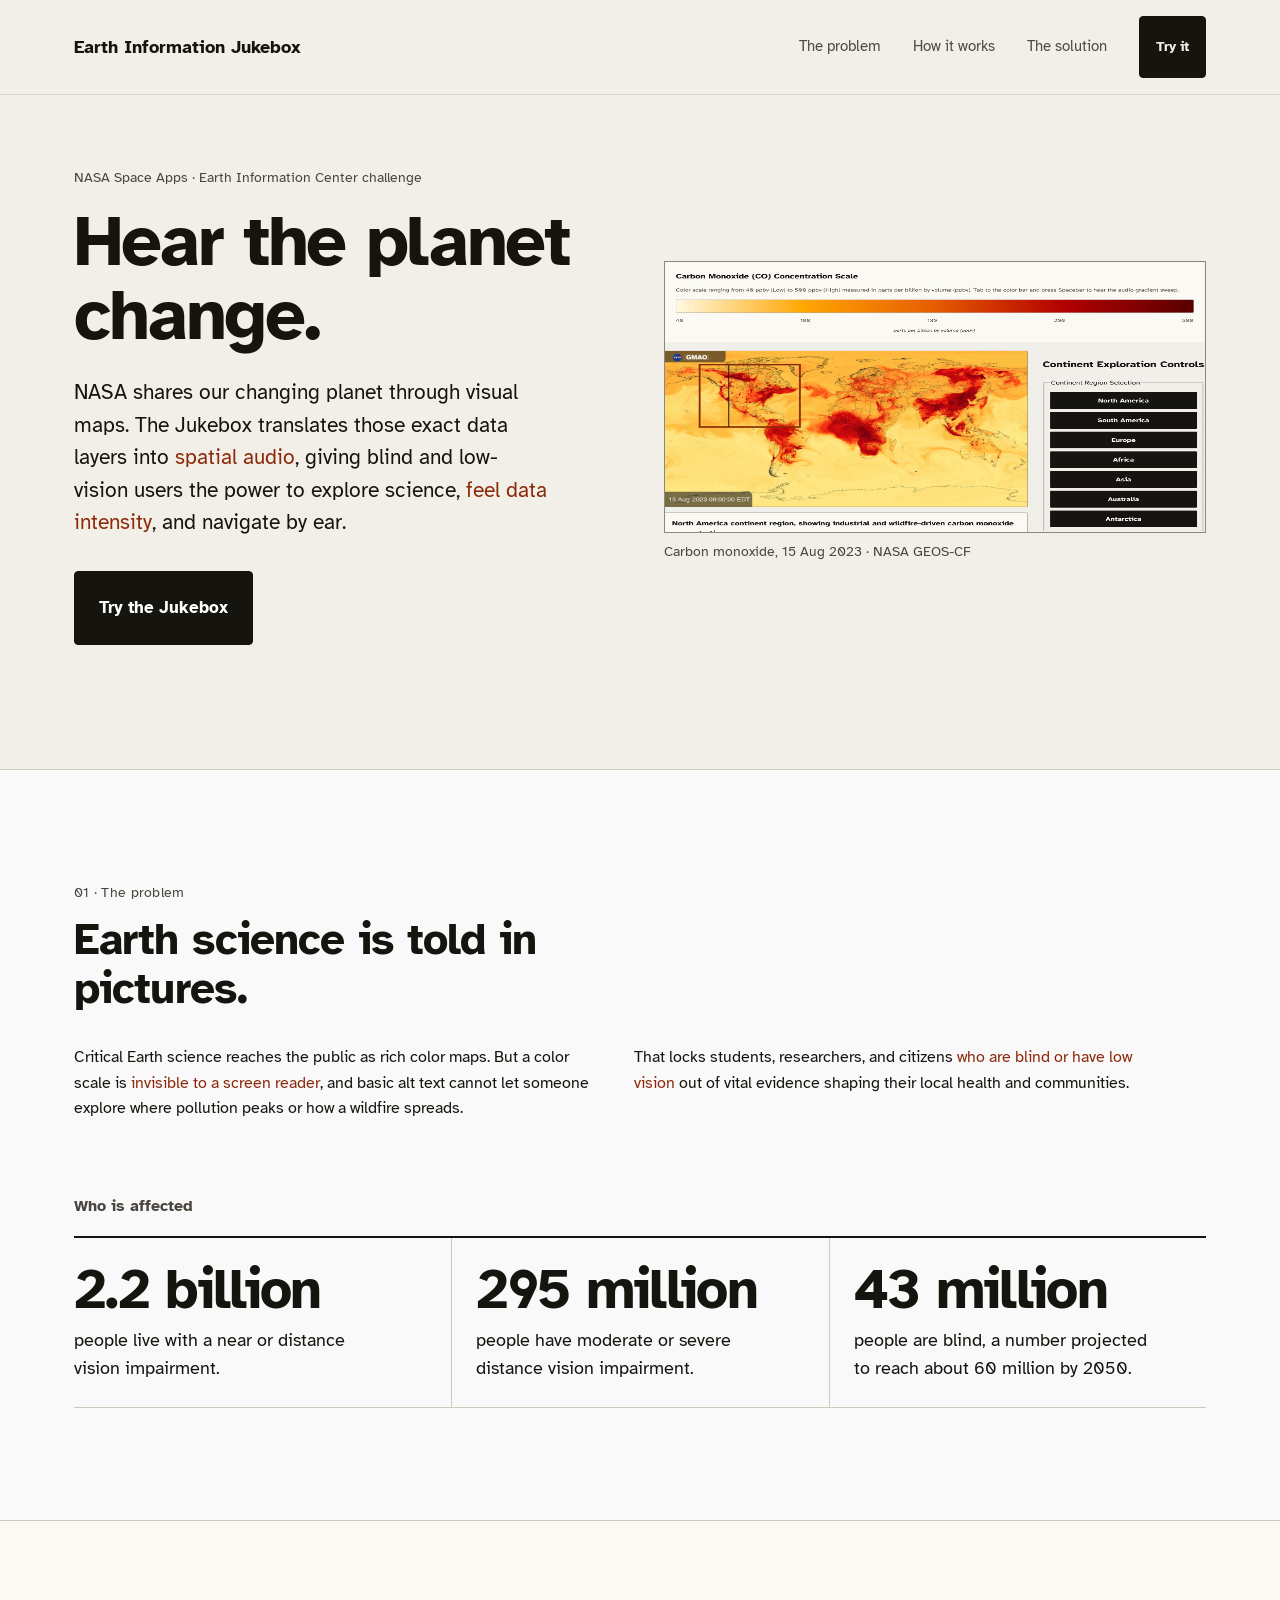
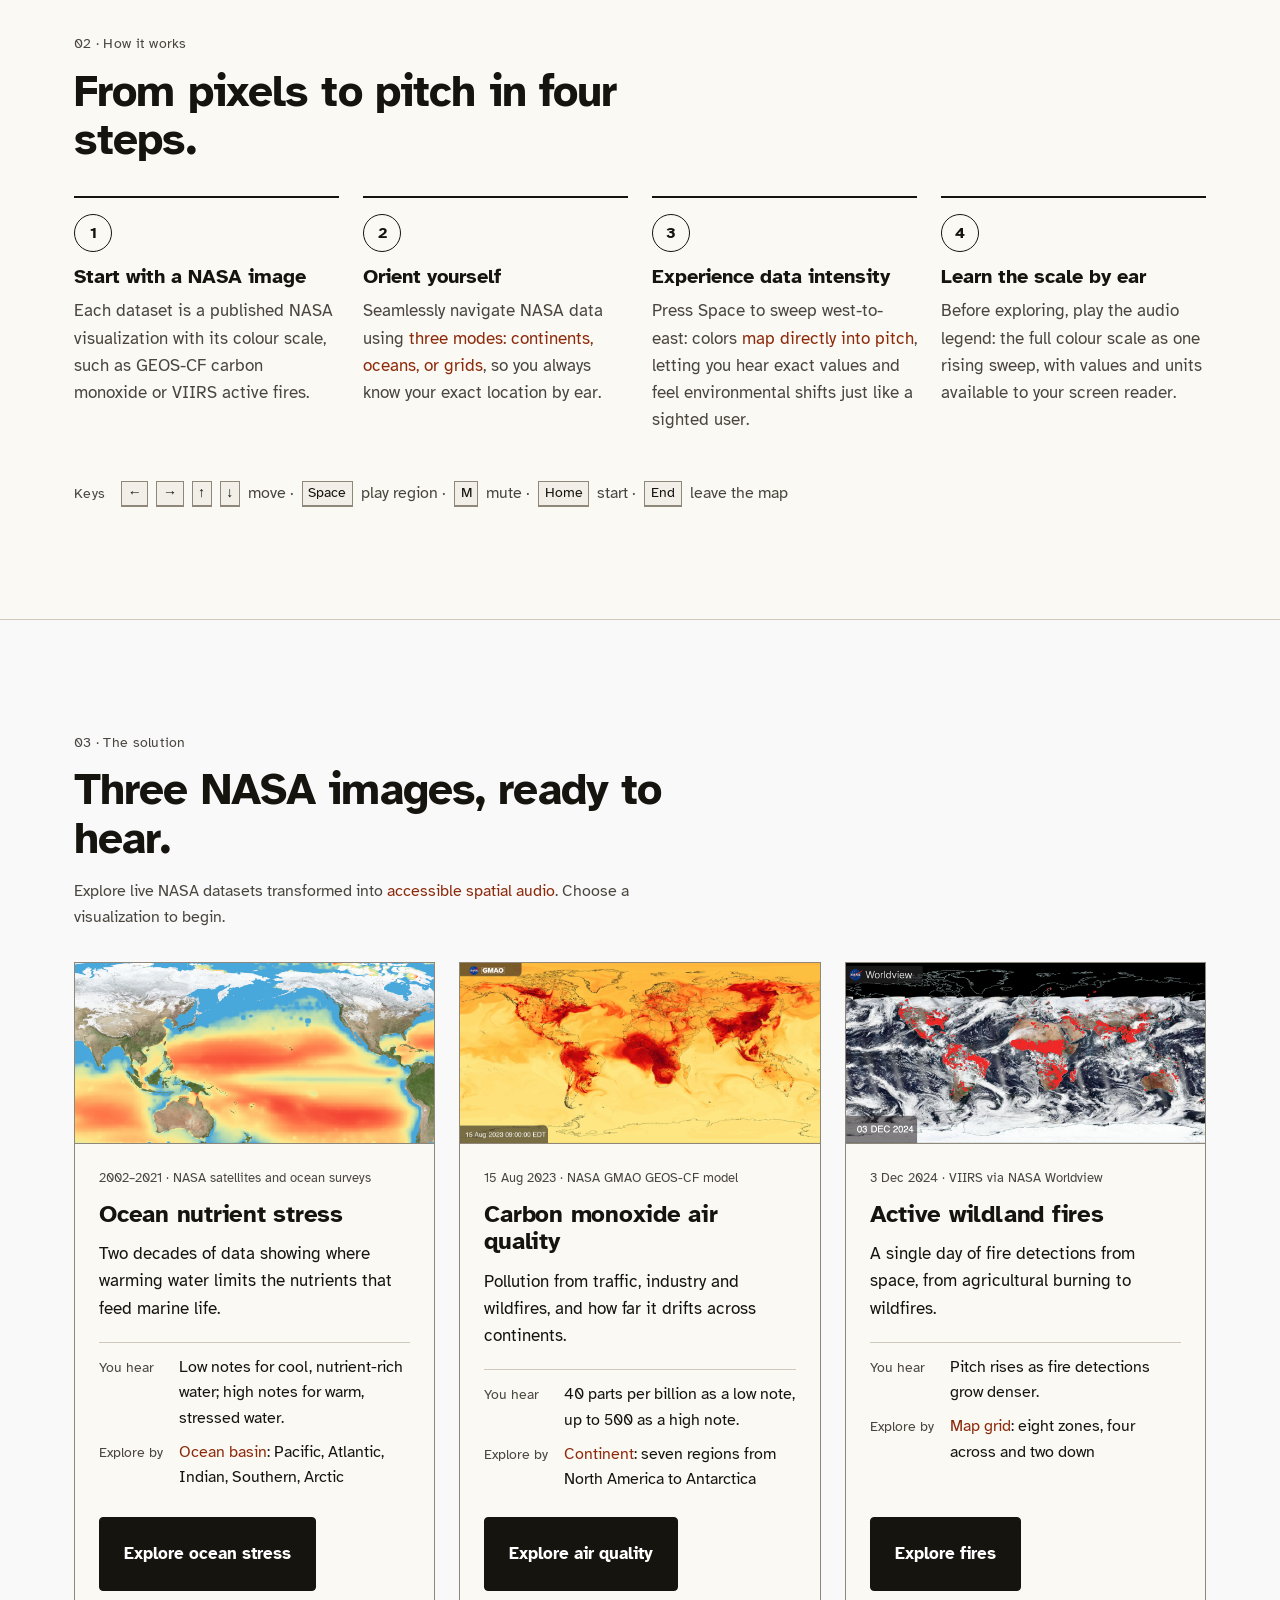
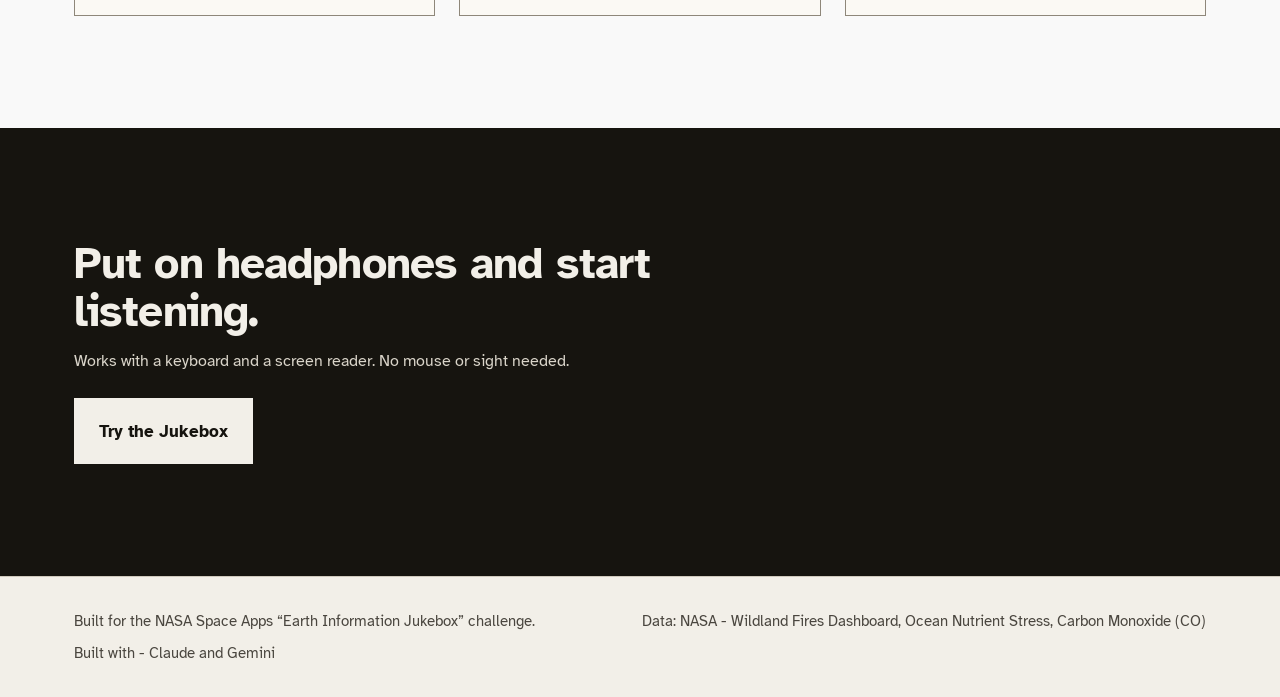
<file: index.html>
<!DOCTYPE html>
<html lang="en">
<head>
    <meta charset="UTF-8">
    <meta name="viewport" content="width=device-width, initial-scale=1.0">
    <title>NASA Earth Information Jukebox - Accessible Data Gateway</title>
    <link rel="stylesheet" href="css/style.css">

    <!-- Google Fonts for Accessible Typography -->
    <link rel="preconnect" href="https://fonts.googleapis.com">
    <link rel="preconnect" href="https://fonts.gstatic.com" crossorigin>
    <link href="https://fonts.googleapis.com/css2?family=Atkinson+Hyperlegible:ital,wght@0,400;0,700;1,400;1,700&display=swap" rel="stylesheet">
</head>
<body>

    <!-- Top Header Bar -->
    <header class="topbar">
        <div class="wrap topbar-inner">
            <a class="wordmark" href="#top" aria-label="Earth Information Jukebox, home">Earth Information Jukebox</a>
            <nav aria-label="Page sections">
                <ul class="navlist" role="list">
                    <li><a href="#problem">The problem</a></li>
                    <li><a href="#how">How it works</a></li>
                    <li><a href="#solutions">The solution</a></li>
                </ul>
            </nav>
            <a class="btn btn-primary btn-sm" href="ocean-stress.html">Try it</a>
        </div>
    </header>

    <!-- Main Content Wrapper -->
    <main id="main">

        <!-- Hero Section -->
        <section class="hero" id="top" aria-labelledby="hero-h">
            <div class="wrap">
                <div class="hero-grid">
                    <div class="hero-copy">
                        <p class="kicker">NASA Space Apps · Earth Information Center challenge</p>
                        <h1 id="hero-h">Hear the planet change.</h1>
                        <p class="lede">NASA shares our changing planet through visual maps. The Jukebox translates those exact data layers into <span class="highlight-term">spatial audio</span>, giving blind and low-vision users the power to explore science, <span class="highlight-term">feel data intensity</span>, and navigate by ear.</p>
                        <div class="cta-row">
                            <a class="btn btn-primary" href="ocean-stress.html">Try the Jukebox</a>
                        </div>
                    </div>
                    <figure class="hero-plate">
                        <div class="plate" id ="hero-img">
                            <img src="assets/images/Hero_Image.jpeg" alt="Hero illustration showing a NASA Earth dataset map with a scanning cursor and audio waveform overlay, representing color-to-audio sonification and multi-region navigation." width="960" height="480">
                        </div>
                        <figcaption class="mono">Carbon monoxide, 15 Aug 2023 · NASA GEOS-CF</figcaption>
                    </figure>
                </div>
            </div>
        </section>

        <!-- Problem Section -->
        <section class="band" id="problem" aria-labelledby="problem-h">
            <div class="wrap">
                <p class="label">01 · The problem</p>
                <h2 id="problem-h">Earth science is told in pictures.</h2>
                <div class="two-col">
                    <p>Critical Earth science reaches the public as rich color maps. But a color scale is <span class="highlight-term">invisible to a screen reader</span>, and basic alt text cannot let someone explore where pollution peaks or how a wildfire spreads.</p>
                    <p>That locks students, researchers, and citizens <span class="highlight-term">who are blind or have low vision</span> out of vital evidence shaping their local health and communities.</p>
                </div>

                <h3 class="sub-h">Who is affected</h3>
                <ul class="stats" role="list">
                    <li class="stat">
                        <b class="mono">2.2&nbsp;billion</b>
                        <span>people live with a near or distance vision impairment.</span>
                    </li>
                    <li class="stat">
                        <b class="mono">295&nbsp;million</b>
                        <span>people have moderate or severe distance vision impairment.</span>
                    </li>
                    <li class="stat">
                        <b class="mono">43&nbsp;million</b>
                        <span>people are blind, a number projected to reach about 60 million by 2050.</span>
                    </li>
                </ul>
            </div>
        </section>

        <!-- How It Works Section -->
        <section class="band band-alt" id="how" aria-labelledby="how-h">
            <div class="wrap">
                <p class="label">02 · How it works</p>
                <h2 id="how-h">From pixels to pitch in four steps.</h2>
                <ol class="steps">
                    <li>
                        <span class="step-n mono" aria-hidden="true">1</span>
                        <h3>Start with a NASA image</h3>
                        <p>Each dataset is a published NASA visualization with its colour scale, such as GEOS-CF carbon monoxide or VIIRS active fires.</p>
                    </li>
                    <li>
                        <span class="step-n mono" aria-hidden="true">2</span>
                        <h3>Orient yourself</h3>
                        <p>Seamlessly navigate NASA data using <span class="highlight-term">three modes: continents, oceans, or grids</span>, so you always know your exact location by ear.</p>
                    </li>
                    <li>
                        <span class="step-n mono" aria-hidden="true">3</span>
                        <h3>Experience data intensity</h3>
                        <p>Press Space to sweep west-to-east: colors <span class="highlight-term">map directly into pitch</span>, letting you hear exact values and feel environmental shifts just like a sighted user.</p>
                    </li>
                    <li>
                        <span class="step-n mono" aria-hidden="true">4</span>
                        <h3>Learn the scale by ear</h3>
                        <p>Before exploring, play the audio legend: the full colour scale as one rising sweep, with values and units available to your screen reader.</p>
                    </li>
                </ol>
                <p class="keys"><span class="label">Keys</span> <kbd>←</kbd> <kbd>→</kbd> <kbd>↑</kbd> <kbd>↓</kbd> move · <kbd>Space</kbd> play region · <kbd>M</kbd> mute · <kbd>Home</kbd> start · <kbd>End</kbd> leave the map</p>
            </div>
        </section>

        <!-- Solutions / Cards Section -->
        <section class="band" id="solutions" aria-labelledby="sol-h">
            <div class="wrap">
                <p class="label">03 · The solution</p>
                <h2 id="sol-h">Three NASA images, ready to hear.</h2>
                <p class="intro">Explore live NASA datasets transformed into <span class="highlight-term">accessible spatial audio</span>. Choose a visualization to begin.</p>

                <ul class="cards" role="list">
                    <li class="card">
                        <div class="plate">
                            <img src="assets/images/nutrient_stress_map.jpg" alt="World ocean map, centred on the Pacific." width="960" height="315" loading="lazy">
                        </div>
                        <div class="card-body">
                            <p class="meta mono">2002–2021 · NASA satellites and ocean surveys</p>
                            <h3>Ocean nutrient stress</h3>
                            <p>Two decades of data showing where warming water limits the nutrients that feed marine life.</p>
                            <dl class="hear">
                                <dt>You hear</dt><dd>Low notes for cool, nutrient-rich water; high notes for warm, stressed water.</dd>
                                <dt>Explore by</dt><dd><span class="highlight-term">Ocean basin</span>: Pacific, Atlantic, Indian, Southern, Arctic</dd>
                            </dl>
                            <div class="card-actions">
                                <a class="btn btn-primary" href="ocean-stress.html">Explore ocean stress</a>
                            </div>
                        </div>
                    </li>

                    <li class="card">
                        <div class="plate">
                            <img src="assets/images/AQI_CO.jpg" alt="World map of near-surface carbon monoxide." width="960" height="480" loading="lazy">
                        </div>
                        <div class="card-body">
                            <p class="meta mono">15 Aug 2023 · NASA GMAO GEOS-CF model</p>
                            <h3>Carbon monoxide air quality</h3>
                            <p>Pollution from traffic, industry and wildfires, and how far it drifts across continents.</p>
                            <dl class="hear">
                                <dt>You hear</dt><dd>40 parts per billion as a low note, up to 500 as a high note.</dd>
                                <dt>Explore by</dt><dd><span class="highlight-term">Continent</span>: seven regions from North America to Antarctica</dd>
                            </dl>
                            <div class="card-actions">
                                <a class="btn btn-primary" href="air-quality-co.html">Explore air quality</a>
                            </div>
                        </div>
                    </li>

                    <li class="card">
                        <div class="plate">
                            <img src="assets/images/Worldview_VIIRSFires.png" alt="NASA Worldview satellite image of Earth." width="960" height="469" loading="lazy">
                        </div>
                        <div class="card-body">
                            <p class="meta mono">3 Dec 2024 · VIIRS via NASA Worldview</p>
                            <h3>Active wildland fires</h3>
                            <p>A single day of fire detections from space, from agricultural burning to wildfires.</p>
                            <dl class="hear">
                                <dt>You hear</dt><dd>Pitch rises as fire detections grow denser.</dd>
                                <dt>Explore by</dt><dd><span class="highlight-term">Map grid</span>: eight zones, four across and two down</dd>
                            </dl>
                            <div class="card-actions">
                                <a class="btn btn-primary" href="fires-viirs.html">Explore fires</a>
                            </div>
                        </div>
                    </li>
                </ul>
            </div>
        </section>

        <!-- CTA Section -->
        <section class="band band-ink" aria-labelledby="cta-h">
            <div class="wrap cta-band">
                <h2 id="cta-h">Put on headphones and start listening.</h2>
                <p>Works with a keyboard and a screen reader. No mouse or sight needed.</p>
                <a class="btn btn-invert" href="ocean-stress.html">Try the Jukebox</a>
            </div>
        </section>

    </main>

    <!-- Footer -->
    <footer class="footer">
        <div class="wrap footer-inner">
            <p>Built for the NASA Space Apps “Earth Information Jukebox” challenge.</p>
            <p>Data: NASA - Wildland Fires Dashboard, Ocean Nutrient Stress, Carbon Monoxide (CO)</p>
            <p>Built with - Claude and Gemini</p>
        </div>
    </footer>

</body>
</html>
</file>
<file: css/style.css>
/* ==========================================================================
   EARTH INFORMATION JUKEBOX — DESIGN SYSTEM & CSS VARIABLES (:root)
   Centralized Token Dictionary & Comprehensive Documentation
   ========================================================================== */
:root {
    /* ----------------------------------------------------------------------
       1. COLOR PALETTE ("Listening Atlas" Day Theme — WCAG AAA High Contrast)
       ---------------------------------------------------------------------- */
    /* Primary warm paper background for the main body viewport (reduces glare) */
    --bg-primary: #F2EFE8;
    --paper: #F2EFE8;
    
    /* Elevated surface background for cards, panels, and banners */
    --bg-surface: #FBF9F4;
    --surface: #FBF9F4;

    /* Tinted archival plate background for map canvas containers */
    --plate-bg: #E6E1D6;
    
    /* Standard structural rule/border color for dividers and fieldsets */
    --border-color: #CFC9BD;
    --rule: #CFC9BD;
    
    /* High-contrast strong border color for cards, buttons, and active frames */
    --border-bright: #8E877A;
    --rule-strong: #8E877A;
    
    /* Primary deep charcoal-ink foreground text color */
    --text-primary: #16140F;
    --ink: #16140F;
    
    /* Heading text color in deep charcoal-ink for maximum legibility */
    --text-heading: #16140F;
    
    /* Accent text color in deep burnt-terracotta for readouts and links */
    --text-accent: #8C2A0B;
    --accent: #8C2A0B;

    /* Secondary muted ink color for descriptions, metadata, and axis labels */
    --text-secondary: #4A463F;
    --ink-2: #4A463F;

    /* ----------------------------------------------------------------------
       2. INTERACTIVE & ACTION COLORS
       ---------------------------------------------------------------------- */
    /* Primary button background in solid ink for unmistakable contrast */
    --btn-bg: #16140F;
    
    /* Interactive hover state transitions smoothly to burnt-terracotta accent */
    --btn-hover: #8C2A0B;
    
    /* High-visibility 3px terracotta focus ring for keyboard & VoiceOver users */
    --focus-ring: #8C2A0B;
    
    /* Color for the active canvas audio scanning cursor line */
    --cursor-line: #16140F;

    /* Primary accent color tokens for landing page buttons and links */
    --accent-primary: #16140F;
    --accent-hover: #8C2A0B;

    /* ----------------------------------------------------------------------
       3. LEGEND / STRESS COLORS
       ---------------------------------------------------------------------- */
    /* Low-impact / cool zone legend background */
    --legend-low-bg: #1e3a8a;
    
    /* Low-impact / cool zone legend text */
    --legend-low-text: #93c5fd;
    
    /* High-impact / active fire / stress zone legend background */
    --legend-high-bg: #7f1d1d;
    
    /* High-impact / active fire / stress zone legend text */
    --legend-high-text: #fca5a5;

    /* ----------------------------------------------------------------------
       4. TYPOGRAPHY SYSTEM
       ---------------------------------------------------------------------- */
    /* Primary sans-serif font stack for general UI and body copy */
    --font-family: 'Atkinson Hyperlegible', sans-serif;
    
    /* Accessible alternative sans-serif font family token */
    --font-sans: system-ui, sans-serif;
    
    /* Base font size for root body text */
    --font-size-base: 1rem;
    
    /* Large font size for prominent subtitles and executive summaries */
    --font-size-lg: 1.1rem;
    
    /* Standard heading font size for section titles */
    --font-size-heading: 1.2rem;

    /* ----------------------------------------------------------------------
       5. SPACING & LAYOUT SCALE (Modular Grid Tokens)
       ---------------------------------------------------------------------- */
    --s1: 4px;
    --s2: 8px;
    --s3: 12px;
    --s4: 16px;
    --s5: 24px;
    --s6: 32px;
    --s7: 48px;
    --s8: 72px;
    --s9: 112px;

    /* Legacy spacing tokens preserved for backward compatibility */
    --spacing-sm: 8px;      /* Maps closely to --s2 */
    --spacing-md: 15px;     /* Intermediate card/panel padding */
    --spacing-lg: 20px;     /* Standard layout gap */
    --spacing-xl: 30px;     /* Large section separator */

    /* ----------------------------------------------------------------------
       6. BORDER RADIUS & GEOMETRY TOKENS
       ---------------------------------------------------------------------- */
    --border-radius: 2px;
    --border-radius-sm: 2px;
    --radius-sm: 2px;
    --radius-md: 2px;

    /* ----------------------------------------------------------------------
       7. ACCESSIBILITY FOCUS & OUTLINE STYLES
       ---------------------------------------------------------------------- */
    --focus-outline-width: 3px;
    --focus-outline-style: solid;
    --border-subtle: 1px solid rgba(148, 163, 184, 0.2);


    --max: 1180px; /* Increased from 1180px to utilize wide displays better */
}


/* ==========================================================================
   BASE & LAYOUT STYLES
   Phase 2: Typographic Foundation & Readability Upgrades
   ========================================================================== */
/* Apply smooth scrolling and set a safe scroll padding for keyboard navigation */
html {
    scroll-behavior: smooth;
    scroll-padding-top: 88px;
}

/* Accessibility override: If a user has "reduced motion" turned on in their OS, disable animations */
@media (prefers-reduced-motion: reduce) {
    html { scroll-behavior: auto; }
    * { animation: none !important; transition: none !important; }
}

/* The foundational body style: applies our accessible font, colors, and layout */
body {
    /* 1. Use Atkinson Hyperlegible first, fallback to standard Arial/sans-serif */
    font-family: "Atkinson Hyperlegible", Arial, sans-serif;
    
    /* 2. Apply our dark theme primary background color */
    background-color: var(--bg-primary);
    
    /* 3. Apply our primary high-contrast text color */
    color: var(--text-primary);
    
    /* 4. Reset margins and apply standard padding around the edges */
    margin: 0;
    padding: 0;
    
    /* 5. Readability settings: 1.6 line height prevents text from looking cramped */
    line-height: 1.6;
    -webkit-font-smoothing: antialiased; /* Makes text rendering crisper on Mac/iOS */
    
    /* 6. Center standard text (legacy rule preserved) */
    text-align: left !important; /* Forces uniform natural reading flow */

    width: 100%;
}


/* Maintain heading colors and spacing securely */
header h1 {
    color: var(--text-heading);
    margin-bottom: var(--spacing-sm);
    letter-spacing: -0.01em; /* Tightens large headers slightly for a cleaner look */
    text-align: center; 
}

/* Maintain paragraph sizes securely */
header p {
    font-size: var(--font-size-base);
    color: var(--text-primary);
    text-align: center; 
}

/* Secure the main content container width */
.main-container {
    max-width: 1200px;
    margin: 0 auto;
}

/* Utility class for Coordinate readouts and Numbers (uses the Mono font) */
.mono-text {
    font-family: "Atkinson Hyperlegible Mono", monospace;
    font-variant-numeric: tabular-nums; /* Ensures numbers perfectly align in columns */
}

/* ==========================================================================
   TIER 1: EXECUTIVE SUMMARY BANNER
   ========================================================================== */
.sr-summary-banner {
    background-color: var(--surface);             /* Elevated warm cream card surface */
    border: 1px solid var(--rule-strong);         /* Crisp high-contrast structural border */
    border-left: 4px solid var(--accent);         /* Left accent bar for immediate visual anchoring */
    color: var(--ink);                            /* Deep charcoal-ink primary text */
    padding: var(--s4) var(--s5);                 /* Balanced modular padding */
    margin-bottom: var(--s5);                     /* Clean separation below banner */
    font-size: var(--font-size-lg);               /* Slightly enlarged executive summary text */
    border-radius: var(--border-radius);          /* Crisp 2px scientific corner radius */
    text-align: left;                             /* Left-aligned for effortless reading flow */
}

/* ==========================================================================
   AUDIO LEGEND COMPONENT (Displayed Before Map)
   ========================================================================== */
.audio-legend-section {
    margin-bottom: var(--s5);
    background: var(--surface);
    border: 1px solid var(--rule-strong);
    padding: var(--s5);
    border-radius: var(--border-radius);
    text-align: left;
}

.audio-legend-section h3 {
    color: var(--ink);
    margin-top: 0;
    font-size: var(--font-size-heading);
    font-weight: 800;
}

.legend-grid {
    display: flex;
    justify-content: space-around;
    gap: var(--s3);
    margin-top: var(--s2);
    flex-wrap: wrap;
}

.legend-item {
    flex: 1;
    min-width: 250px;
    padding: var(--s4);
    border-radius: var(--border-radius-sm);
    font-weight: bold;
}

.legend-item.low { 
    background-color: var(--legend-low-bg); 
    color: var(--legend-low-text); 
}

.legend-item.high { 
    background-color: var(--legend-high-bg); 
    color: var(--legend-high-text); 
}


/* ==========================================================================
   DYNAMIC LEGEND COMPONENT STYLES (Tokenized & Unified)
   ========================================================================== */
.audio-legend-wrapper {
    margin-bottom: var(--s5);
    background: var(--surface);
    /* border: 1px solid var(--rule-strong); */
    border-left: 4px solid var(--accent, #8C2A0B);
    padding: var(--s5);
    border-radius: var(--border-radius);
    text-align: left;
}

.audio-legend-wrapper h3 {
    color: var(--ink);
    margin-top: 0;
    font-size: var(--font-size-heading);
    font-weight: 800;
    margin-bottom: var(--s2);
}

.legend-desc {
    font-size: 0.85rem;
    color: var(--ink-2);
    margin-bottom: var(--s4);
}

.legend-gradient-bar {
    height: 36px;
    width: 100%;
    min-width: 200px;
    display: block;
    border-radius: var(--border-radius-sm);
    position: relative;
    cursor: pointer;
    outline-offset: 3px;
    margin: var(--s3) 0;
    border: 1px solid var(--rule-strong);
}

.legend-gradient-bar:focus {
    outline: var(--focus-outline-width) var(--focus-outline-style) var(--focus-ring);
}

.legend-axis-labels {
    display: flex;
    justify-content: space-between;
    margin-top: var(--s3);
    font-size: 0.8rem;
    color: var(--ink-2);
}

.legend-unit-footer {
    text-align: center;
    margin-top: var(--s2);
    font-size: 0.75rem;
    font-style: italic;
    color: var(--ink-2);
}

/* ==========================================================================
   WORKSPACE & MAP CONTAINER
   ========================================================================== */
.workspace-grid {
    display: flex;
    flex-wrap: wrap;
    gap: var(--s6);
    justify-content: center;
    align-items: flex-start;
}

.map-section {
    flex: 2;
    min-width: 300px;
}

.map-container {
    border: 1px solid var(--rule-strong);         /* Clean archival frame around map canvas */
    background: var(--plate-bg);                  /* Warm stone plate background while loading */
    width: 100%;
    max-width: 800px;
    margin: 0 auto;
    border-radius: var(--border-radius-sm);
    overflow: hidden;
}

canvas {
    display: block;
    width: 100%;
    height: auto;
    cursor: crosshair;
}

canvas:focus {
    outline: var(--focus-outline-width) var(--focus-outline-style) var(--focus-ring);
}

.status-readout {
    margin-top: var(--s4);
    font-size: var(--font-size-lg);
    color: var(--ink);                            /* High-contrast ink for live status text */
    font-weight: 600;
    background: var(--surface);                   /* Elevated surface card */
    padding: var(--s4);
    border-radius: var(--border-radius-sm);
    text-align: left;
    border: 1px solid var(--rule-strong);
    /* border-left: 4px solid var(--ink);   */         
    border-left: 4px solid var(--accent, #8C2A0B); /* Bold left indicator for live readout */
}

/* ==========================================================================
   CONTROL PANEL & INTERACTIVE BUTTON STYLES
   Step 3: Upgraded touch targets (min-height: 48px), focus rings, and tokens
   ========================================================================== */

/* Universal styling for standard control panel buttons */
.control-btn {
    display: block;                              /* Ensures button takes full container width */
    width: 100%;                                 /* Fills available panel width */
    min-height: 48px;                            /* WCAG accessibility standard: minimum 48px touch height */
    background-color: var(--btn-bg);             /* Uses centralized button background token */
    color: var(--surface);                       /* Light cream surface text on dark ink button */
    border: 1px solid var(--rule-strong);        /* Clean archival structural border */
    padding: var(--s2) var(--s4);                /* Uses modular s2/s4 spacing tokens */
    margin-top: var(--s2);                       /* Spacing above the button */
    border-radius: var(--border-radius-sm);      /* Rounded corners using geometry tokens */
    font-family: "Atkinson Hyperlegible", sans-serif; /* Accessible typography */
    font-size: var(--font-size-base);            /* Standard readable font size */
    font-weight: bold;                           /* Bold weight for clear button readability */
    cursor: pointer;                             /* Pointer cursor on hover */
    text-align: center;                          /* Centers button label */
    text-decoration: none;                       /* Removes underlines if used on anchors */
    transition: background-color 0.2s ease, border-color 0.2s ease; /* Smooth hover transition */
}

/* Hover state for control buttons */
.control-btn:hover {
    background-color: var(--btn-hover);          /* Transitions to hover background token */
    border-color: var(--rule-strong);            /* Highlights border on hover */
}

/* Keyboard focus state (Critical for accessibility / VoiceOver / Keyboard users) */
.control-btn:focus-visible {
    outline: var(--focus-outline-width) var(--focus-outline-style) var(--focus-ring); /* High-contrast focus ring */
    outline-offset: 2px;                         /* Slight offset so outline doesn't overlap text */
}



/* ==========================================================================
   BUTTONS
   ========================================================================== */
.btn {
  display: inline-flex;
  align-items: center;
  justify-content: center;
  gap: var(--s2);
  min-height: 48px;
  padding: var(--s2) var(--s5);
  font: inherit;
  font-size: 1.0625rem;
  font-weight: 600;
  color: var(--ink);
  background: var(--surface);
  border: 1px solid var(--rule-strong);
  border-radius: var(--radius);
  text-decoration: none;
  cursor: pointer;
}

.btn:hover {
  border-color: var(--ink);
}

.btn-primary {
  background: var(--ink);
  color: var(--surface);
  border-color: var(--ink);
}

.btn-primary:hover {
  background: var(--accent);
  border-color: var(--accent);
}

.btn-sm {
  min-height: 44px;
  padding: var(--s1) var(--s4);
  font-size: 1rem;
}

.btn-invert {
  background: var(--paper);
  color: var(--ink);
  border-color: var(--paper);
}

.btn-invert:hover {
  background: var(--surface);
}

.band-ink .btn-invert:focus-visible {
  outline-color: var(--paper);
}





/* =================================================================us
   Hero Section - Landing page (Home Page) Additions 
   ================================================================ */

/* Hero Section Styles */
.hero {
  position: relative;
  padding: 4rem 2rem;
  display: grid;
  grid-template-columns: 1fr 1fr;
  gap: 2rem;
  align-items: center;
  background-color: var(--bg-primary, #ffffff);
  color: var(--text-primary, #111111);
}

.hero-content h1 {
  font-size: 3rem;
  line-height: 1.1;
  margin-bottom: 1rem;
}

.hero-content p {
  font-size: 1.125rem;
  margin-bottom: 2rem;
  color: var(--text-secondary, #555555);
}

.hero-media img {
  width: 100%;
  height: auto;
  border-radius: 8px;
  box-shadow: 0 10px 25px rgba(0, 0, 0, 0.1);
}

/* CTA Buttons Layout */
.cta-group {
  display: flex;
  gap: 1rem;
  align-items: center;
}

.btn-primary {
  background-color: var(--btn-bg, #16140F);
  color: #ffffff;
  padding: 0.75rem 1.5rem;
  border-radius: 4px;
  text-decoration: none;
  font-weight: 600;
  transition: background-color 0.2s ease;
}

.btn-primary:hover {
  background-color: var(--accent-hover, #004c99);
}

.btn-secondary {
  background-color: transparent;
  color: var(--text-primary, #111111);
  padding: 0.75rem 1.5rem;
  border: 1px solid var(--border-color, #cccccc);
  border-radius: 4px;
  text-decoration: none;
  font-weight: 600;
}

/* Band Sections (Problem & How It Works) */
.band {
  padding: 5rem 2rem;
  background-color: var(--bg-secondary, #f9f9f9);
}

.band-alt {
  background-color: var(--bg-primary, #ffffff);
}

.band h2 {
  font-size: 2.25rem;
  margin-bottom: 1.5rem;
}

/* Accessibility utility */
.sr-only {
  position: absolute;
  width: 1px;
  height: 1px;
  padding: 0;
  margin: -1px;
  overflow: hidden;
  clip: rect(0, 0, 0, 0);
  white-space: nowrap;
  border: 0;
}


/* =================================================================
   Phase 2: Header & Top Navigation Bar (Fully Responsive & Aligned)
   ================================================================ */

/* Sticky header container spanning full width with design system colors */
.topbar {
  position: sticky;
  top: 0;
  z-index: 1000;
  background-color: var(--paper, #fcfbfa);
  color: var(--ink, #1a1a1a);
  border-bottom: 1px solid var(--border, rgba(0, 0, 0, 0.1));
  width: 100%;
  /* Ensures the header itself never touches the absolute screen edges on any viewport */
  padding-left: clamp(1rem, 3vw, 2.5rem);
  padding-right: clamp(1rem, 3vw, 2.5rem);
}

/* Inner wrapper ensuring proper centering and max layout width constraints */
.topbar-inner {
  display: flex;
  align-items: center;
  justify-content: space-between;
  width: 100%;
  max-width: 1400px;
  margin: 0 auto;
  padding: 1rem 0; /* Vertical padding only, since horizontal padding is handled by .topbar */
}

/* Brand Wordmark positioned on the far left */
.topbar .wordmark {
  text-decoration: none;
  font-weight: 700;
  font-size: 1.125rem;
  color: var(--ink, #1a1a1a);
  margin-right: auto;
  transition: opacity 0.2s ease;
}

.topbar .wordmark:hover {
  opacity: 0.8;
}

/* Navigation wrapper grouping the nav list and controls */
.topbar nav {
  display: flex;
  align-items: center;
  gap: 2.5rem;
}

/* Horizontal navigation list layout */
.topbar .navlist {
  list-style: none;
  display: flex;
  gap: 2rem;
  margin: 0;
  padding: 0;
}

/* Navigation anchor styling with subtle opacity state */
.topbar .navlist a {
  text-decoration: none;
  color: var(--ink, #1a1a1a);
  opacity: 0.75;
  font-weight: 500;
  font-size: 0.95rem;
  transition: opacity 0.2s ease, color 0.2s ease;
}

.topbar .navlist a:hover,
.topbar .navlist a:focus {
  opacity: 1;
  color: var(--ink, #1a1a1a);
}

/* Compact header action button styled using design tokens */
.topbar .btn-sm {
  padding: 0.5rem 1rem;
  font-size: 0.875rem;
  background-color: var(--ink, #1a1a1a);
  color: var(--paper, #fcfbfa);
  border-radius: 4px;
  text-decoration: none;
  font-weight: 600;
  margin-left: 2rem;
  transition: opacity 0.2s ease;
}

.topbar .btn-sm:hover {
  opacity: 0.85;
}

/* Strict Accessibility Focus States (WCAG Compliance) */
.topbar a:focus-visible,
.topbar button:focus-visible {
  outline: 2px solid var(--ink, #1a1a1a);
  outline-offset: 2px;
}

/* =================================================================
   Phase 2: Responsive Media Queries (Tablets & Mobile Devices)
   ================================================================ */

@media screen and (max-width: 768px) {
  /* Adjust inner spacing for tablet screens */
  .topbar-inner {
    padding: 0.75rem 1rem;
    flex-wrap: wrap;
    gap: 1rem;
  }

  /* Scale down wordmark slightly for compact viewports */
  .topbar .wordmark {
    font-size: 1rem;
    margin-right: 0;
  }

  /* Reorganize navigation into a full-width block below the brand */
  .topbar nav {
    gap: 1.5rem;
    width: 100%;
    justify-content: space-between;
    order: 3;
    padding-top: 0.5rem;
    border-top: 1px solid var(--border, rgba(0, 0, 0, 0.05));
  }

  /* Compact nav list item spacing */
  .topbar .navlist {
    gap: 1rem;
    font-size: 0.85rem;
  }

  /* Reset button margins for flex arrangement on small screens */
  .topbar .btn-sm {
    margin-left: 0;
    order: 2;
  }
}

@media screen and (max-width: 480px) {
  /* Tighter spacing adjustments for mobile screens */
  .topbar .navlist {
    gap: 0.75rem;
    font-size: 0.8rem;
  }
  
  .topbar-inner {
    padding: 0.5rem 0.75rem;
  }
}


/* =================================================================
   GLOBAL LAYOUT & ALIGNMENT CORRECTIONS
   ================================================================ */

/* Global Container Wrapper (Establishes uniform max-width and breathing room) */
.wrap {
    max-width: 1180px;
    margin: 0 auto;
    padding-left: var(--s5, 24px);
    padding-right: var(--s5, 24px);
    width: 100%;
}


/* =================================================================
   HERO SECTION ISOLATION - STRICTLY ENFORCED 
   ================================================================ */

section.hero {
  display: block !important;
  width: 100% !important;
  box-sizing: border-box !important;
}

section.hero .wrap {
  display: block !important;
  width: 100% !important;
  max-width: var(--max, 1180px) !important;
  margin: 0 auto !important;
}

section.hero .hero-grid {
  display: grid !important;
  grid-template-columns: 1fr 1fr !important;
  gap: var(--s7, 48px) !important;
  align-items: center !important;
  width: 100% !important;
}

section.hero .hero-copy {
  display: block !important;
  text-align: left !important;
  width: 100% !important;
}

section.hero .hero-plate {
  display: block !important;
  width: 100% !important;
}

/* Tablet & Mobile Collapse Enforcement */
@media screen and (max-width: 960px) {
  section.hero .hero-grid {
    grid-template-columns: 1fr !important;
  }
}




/* ==========================================================================
   BANDS & SECTION LAYOUTS
   ========================================================================== */
.band {
  padding: var(--s9) 0;
  border-top: 1px solid var(--rule);
}

.band-alt {
  background: var(--surface);
}

.band-ink {
  background: var(--ink);
  color: var(--paper);
  border-top: 0;
}

.label {
  font-family: var(--mono);
  font-size: .875rem;
  color: var(--ink-2);
  margin: 0 0 var(--s3);
  letter-spacing: .02em;
}

.band h2 {
  font-size: clamp(2rem, 4vw, 2.75rem);
  line-height: 1.1;
  letter-spacing: -.02em;
  font-weight: 800;
  margin: 0 0 var(--s6);
  max-width: 22ch;
}

.intro {
  max-width: 60ch;
  margin: calc(var(--s6) * -.5) 0 var(--s6);
  color: var(--ink-2);
}

.two-col {
  display: grid;
  grid-template-columns: 1fr 1fr;
  gap: var(--s6);
  max-width: 68rem;
}

.two-col p {
  margin: 0;
}

@media (max-width: 760px) {
  .two-col {
    grid-template-columns: 1fr;
  }
}


/* ==========================================================================
   STATS SECTION
   ========================================================================== */
.sub-h {
  font-size: 1rem;
  font-family: var(--mono);
  font-weight: 600;
  color: var(--ink-2);
  margin: var(--s8) 0 var(--s4);
}

.stats {
  list-style: none;
  margin: 0;
  padding: 0;
  display: grid;
  grid-template-columns: repeat(3, 1fr);
  border-top: 2px solid var(--ink);
}

@media (max-width: 860px) {
  .stats {
    grid-template-columns: 1fr;
  }
}

.stat {
  padding: var(--s5) var(--s5) var(--s5) 0;
  display: flex;
  flex-direction: column;
  gap: var(--s2);
  border-bottom: 1px solid var(--rule);
}

.stat + .stat {
  padding-left: var(--s5);
  border-left: 1px solid var(--rule);
}

@media (max-width: 860px) {
  .stat + .stat {
    padding-left: 0;
    border-left: 0;
  }
}

.stat b {
  font-size: clamp(2.4rem, 4.4vw, 3.5rem);
  line-height: 1;
  letter-spacing: -.03em;
  font-weight: 600;
}

.stat span {
  font-size: 1.125rem;
  max-width: 26ch;
}

.stat small {
  font-size: .875rem;
  color: var(--ink-2);
}

.stat small a {
  color: var(--ink-2);
}


/* ==========================================================================
   STEPS SECTION
   ========================================================================== */
.steps {
  list-style: none;
  margin: 0;
  padding: 0;
  display: grid;
  grid-template-columns: repeat(4, 1fr);
  gap: var(--s5);
  counter-reset: none;
}

@media (max-width: 960px) {
  .steps {
    grid-template-columns: repeat(2, 1fr);
  }
}

@media (max-width: 560px) {
  .steps {
    grid-template-columns: 1fr;
  }
}

.steps li {
  border-top: 2px solid var(--ink);
  padding-top: var(--s4);
}

.step-n {
  display: inline-flex;
  align-items: center;
  justify-content: center;
  width: 36px;
  height: 36px;
  border: 1px solid var(--ink);
  border-radius: 50%;
  font-weight: 600;
  margin-bottom: var(--s3);
}

.steps h3 {
  font-size: 1.25rem;
  margin: 0 0 var(--s2);
  line-height: 1.25;
}

.steps p {
  margin: 0;
  font-size: 1.0625rem;
  color: var(--ink-2);
}

.keys {
  margin: var(--s7) 0 0;
  font-size: 1rem;
  color: var(--ink-2);
  display: flex;
  flex-wrap: wrap;
  align-items: center;
  gap: var(--s2);
}

.keys .label {
  margin: 0 var(--s2) 0 0;
}

kbd {
  font-family: var(--mono);
  font-size: .875em;
  border: 1px solid var(--rule-strong);
  border-bottom-width: 2px;
  border-radius: var(--radius);
  padding: 0 .4em;
  color: var(--ink);
  background: var(--paper);
}


/* ==========================================================================
   CARDS SECTION
   ========================================================================== */
.cards {
  list-style: none;
  margin: 0;
  padding: 0;
  display: grid;
  grid-template-columns: repeat(3, 1fr);
  gap: var(--s5);
}

@media (max-width: 1040px) {
  .cards {
    grid-template-columns: repeat(2, 1fr);
  }
}

@media (max-width: 680px) {
  .cards {
    grid-template-columns: 1fr;
  }
}

.card {
  background: var(--surface);
  border: 1px solid var(--rule-strong);
  display: flex;
  flex-direction: column;
}

.card .plate {
  border: 0;
  border-bottom: 1px solid var(--rule-strong);
}

.card-body {
  padding: var(--s5);
  display: flex;
  flex-direction: column;
  gap: var(--s3);
  flex: 1;
}

.card .meta {
  font-size: .8125rem;
  color: var(--ink-2);
  margin: 0;
}

.card h3 {
  font-size: 1.5rem;
  line-height: 1.15;
  margin: 0;
  letter-spacing: -.01em;
}

.card-body > p {
  margin: 0;
  font-size: 1.0625rem;
}

.hear {
  margin: var(--s2) 0 0;
  display: grid;
  grid-template-columns: max-content 1fr;
  gap: var(--s2) var(--s4);
  font-size: 1rem;
  border-top: 1px solid var(--rule);
  padding-top: var(--s3);
}

.hear dt {
  font-family: var(--mono);
  font-size: .875rem;
  color: var(--ink-2);
  padding-top: 2px;
}

.hear dd {
  margin: 0;
}

.card-actions {
  display: flex;
  flex-wrap: wrap;
  gap: var(--s2);
  margin-top: auto;
  padding-top: var(--s3);
}


/* ==========================================================================
   CLOSING CTA & FOOTER
   ========================================================================== */
.cta-band {
  text-align: left;
}

.band-ink h2 {
  color: var(--paper);
  margin-bottom: var(--s3);
}

.band-ink p {
  color: #D9D4C9;
  max-width: 52ch;
  margin: 0 0 var(--s5);
}

.footer {
  border-top: 1px solid var(--rule);
  padding: var(--s6) 0;
}

.footer-inner {
  display: flex;
  flex-wrap: wrap;
  gap: var(--s2) var(--s6);
  justify-content: space-between;
}

.footer p {
  margin: 0;
  font-size: .9375rem;
  color: var(--ink-2);
  max-width: 60ch;
}


/* ==========================================================================
   GLOBAL ACCESSIBILITY OVERRIDES
   ========================================================================== */
@media (forced-colors: active) {
  .btn {
    border: 1px solid ButtonText;
  }
  .sweep {
    background: CanvasText;
  }
}




/* ==========================================================================
   HERO SECTION - Extra Styles for Landing Page (Home Page) - Phase 2
   ========================================================================== */
.hero {
  padding: var(--s8) 0 var(--s9);
}

.hero-grid {
  display: grid;
  grid-template-columns: minmax(0, 1fr) minmax(0, 1.1fr);
  gap: var(--s7);
  align-items: center;
}

@media (max-width: 960px) {
  .hero-grid {
    grid-template-columns: 1fr;
  }
}

.kicker {
  font-family: var(--mono);
  font-size: .875rem;
  color: var(--ink-2);
  margin: 0 0 var(--s4);
}

.hero h1 {
  font-size: clamp(2.6rem, 6vw, 4.5rem);
  line-height: 1.02;
  letter-spacing: -.03em;
  font-weight: 800;
  margin: 0 0 var(--s5);
}

.lede {
  font-size: 1.3125rem;
  line-height: 1.55;
  max-width: 34ch;
  margin: 0 0 var(--s6);
}

.cta-row {
  display: flex;
  flex-wrap: wrap;
  gap: var(--s3);
  margin-bottom: var(--s3);
}

.fine {
  font-size: .9375rem;
  color: var(--ink-2);
  max-width: 46ch;
  margin: 0;
}

.hero-plate {
  margin: 0;
}

.hero-plate figcaption {
  font-size: .875rem;
  color: var(--ink-2);
  margin-top: var(--s2);
}

.plate {
  position: relative;
  background: var(--plate-bg);
  border: 1px solid var(--rule-strong);
  aspect-ratio: 2/1;
  overflow: hidden;
}

.plate img {
  width: 100%;
  height: 100%;
  object-fit: cover;
}

#hero-img img {
  width: 100%;
  height: 100%;
  object-fit: fill !important;
}

.sweep {
  position: absolute;
  top: 0;
  bottom: 0;
  left: 0;
  width: 2px;
  background: var(--ink);
  box-shadow: 0 0 0 2px var(--paper);
  opacity: 0;
  pointer-events: none;
}

.sweep.run {
  animation: sweep 4s linear forwards;
}

@keyframes sweep {
  0% {
    left: 0;
    opacity: 1;
  }
  98% {
    opacity: 1;
  }
  100% {
    left: calc(100% - 2px);
    opacity: 0;
  }
}


/* ==========================================================================
   DATASET PAGE NAVIGATION — site nav moved out of the controls panel
   ========================================================================== */
/* Width bug: padding/border were added on top of width:100% (sideways scroll) */
.topbar,
.topbar-inner,
.wrap,
.map-container { box-sizing: border-box; }

/* Let the dataset links wrap instead of overflowing on narrow screens */
.topbar .navlist { flex-wrap: wrap; row-gap: 0.25rem; }
.topbar .navlist a {
    display: inline-flex;
    align-items: center;
    min-height: 44px;                 /* comfortable touch target */
    border-bottom: 2px solid transparent;
}

/* Current page: shown by weight and underline, not colour alone */
.topbar .navlist a[aria-current="page"] {
    opacity: 1;
    font-weight: 700;
    border-bottom-color: var(--ink, #16140F);
}

/* Skip link: hidden until focused, then the first thing on screen */
.skip-link {
    position: absolute;
    left: 1rem;
    top: 1rem;
    z-index: 2000;
    transform: translateY(-200%);
    background: var(--ink, #16140F);
    color: var(--surface, #FBF9F4);
    padding: 0.5rem 1rem;
    font-weight: 700;
    text-decoration: none;
}
.skip-link:focus { transform: none; }

/* Page heading for each dataset */
.page-head { text-align: left; margin: var(--s6, 32px) 0 var(--s5, 24px); }
.page-head h1 {
    margin: 0 0 var(--s2, 8px);
    color: var(--ink, #16140F);
    font-size: clamp(1.75rem, 4vw, 2.5rem);
    line-height: 1.1;
    letter-spacing: -0.01em;
}
.page-head p {
    margin: 0;
    color: var(--ink-2, #4A463F);
    font-family: "Atkinson Hyperlegible Mono", monospace;
    font-size: 0.9rem;
}

/* "Next dataset" text link at the end of each page */
.next-dataset {
    margin: var(--s7, 48px) 0 var(--s6, 32px);
    padding-top: var(--s4, 16px);
    border-top: 1px solid var(--rule, #CFC9BD);
    font-weight: 700;
}
.next-dataset a {
    color: var(--ink, #16140F);
    display: inline-flex;
    align-items: center;
    min-height: 44px;
    text-underline-offset: 3px;
}

/* Keep dataset-page content off the screen edges on phones */
.main-container {
    box-sizing: border-box;
    padding-left: var(--s4, 16px);
    padding-right: var(--s4, 16px);
}



/* ==========================================================================
   MAP ORIENTATION — how the map is divided, read before exploring
   ========================================================================== */
.map-orientation {
    margin-bottom: var(--s5);
    background: var(--surface);
    /* border: 1px solid var(--rule-strong);  */
    border-left: 4px solid var(--accent, #8C2A0B);
    padding: var(--s5);
    border-radius: var(--border-radius);
    text-align: left;
}

.map-orientation h2 {
    color: var(--ink);
    margin: 0 0 var(--s2);
    font-size: var(--font-size-heading);
    font-weight: 800;
}

.map-orientation p {
    margin: 0 0 var(--s3);
    color: var(--ink);
    max-width: 75ch;
}

.map-orientation p:last-child {
    margin-bottom: 0;
    color: var(--ink-2);
}

.map-orientation ol {
    margin: 0 0 var(--s3);
    padding-left: 1.5em;
}

.map-orientation li {
    margin-bottom: var(--s1);
}





/* ==========================================================================
   ISOLATED DATASET HERO BANNER (WCAG & Design System Aligned)
   ========================================================================== */
.dataset-hero-banner {
    background-color: var(--surface);
    /* border: 1px solid var(--rule-strong); */
    border-left: 4px solid var(--accent, #8C2A0B);
    padding: var(--s5, 24px);
    margin-top: var(--s7, 48px);
    margin-bottom: var(--s5, 24px);
    border-radius: var(--border-radius, 2px);
    text-align: left;
}

.dataset-hero-banner .dataset-title {
    font-size: clamp(1.5rem, 3vw, 2rem);
    font-weight: 800;
    color: var(--ink);
    margin: 0 0 var(--s3, 12px);
    letter-spacing: -0.02em;
}

.dataset-hero-banner .dataset-desc {
    font-size: 1.0625rem;
    color: var(--ink-2);
    margin: 0 0 var(--s3, 12px);
    line-height: 1.6;
    max-width: 65ch;
}

.dataset-hero-banner .dataset-source {
    font-family: var(--mono, monospace);
    font-size: 0.8125rem;
    color: var(--ink-2);
    margin: 0;
    opacity: 0.85;
}



/* ==========================================================================
   SAFE UX HIGHLIGHT UTILITY
   ========================================================================== */
.highlight-term {
    color: var(--accent, #8C2A0B);
    font-weight: 500; 
}
</file>
